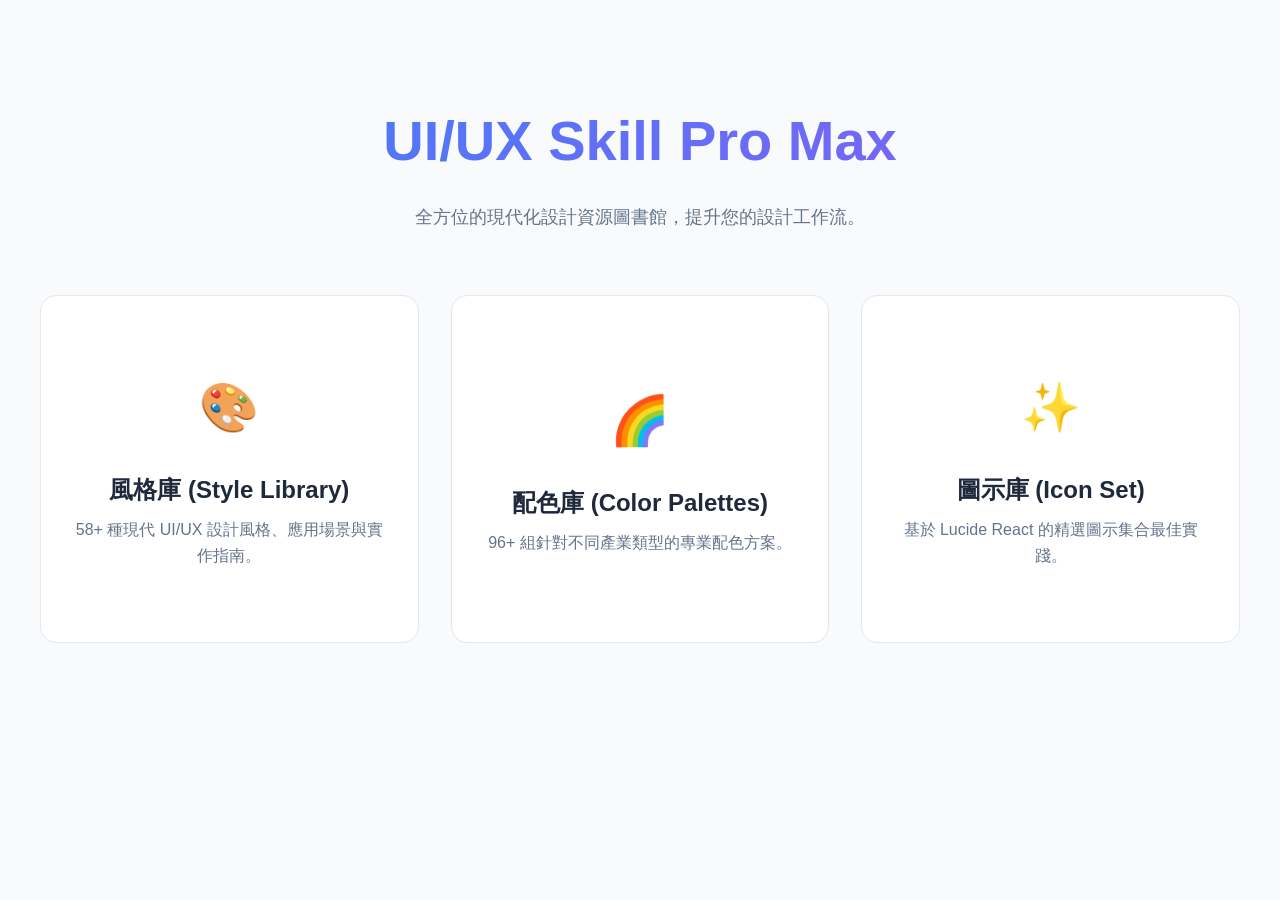
<file: index.html>
<!DOCTYPE html>
<html lang="zh-TW">
<head>
    <meta charset="UTF-8">
    <meta name="viewport" content="width=device-width, initial-scale=1.0">
    <title>UI/UX Skill Pro Max - 設計資源中心</title>
    <link rel="stylesheet" href="css/main.css">
    <style>
        .hero-section {
            text-align: center;
            margin-top: 4rem;
        }
        .hero-title {
            font-size: 3.5rem;
            font-weight: 800;
            background: linear-gradient(135deg, #3b82f6 0%, #8b5cf6 100%);
            -webkit-background-clip: text;
            -webkit-text-fill-color: transparent;
            margin-bottom: 1rem;
        }
    </style>
</head>
<body>
    <div class="hero-section">
        <h1 class="hero-title">UI/UX Skill Pro Max</h1>
        <p class="subtitle">全方位的現代化設計資源圖書館，提升您的設計工作流。</p>
    </div>

    <div class="landing-grid">
        <a href="uiuxpro_styles.html" class="landing-card">
            <div class="landing-icon">🎨</div>
            <div class="landing-title">風格庫 (Style Library)</div>
            <div class="landing-desc">58+ 種現代 UI/UX 設計風格、應用場景與實作指南。</div>
        </a>

        <a href="uiuxpro_colors.html" class="landing-card">
            <div class="landing-icon">🌈</div>
            <div class="landing-title">配色庫 (Color Palettes)</div>
            <div class="landing-desc">96+ 組針對不同產業類型的專業配色方案。</div>
        </a>

        <a href="uiuxpro_icons.html" class="landing-card">
            <div class="landing-icon">✨</div>
            <div class="landing-title">圖示庫 (Icon Set)</div>
            <div class="landing-desc">基於 Lucide React 的精選圖示集合最佳實踐。</div>
        </a>
    </div>
</body>
</html>
</file>
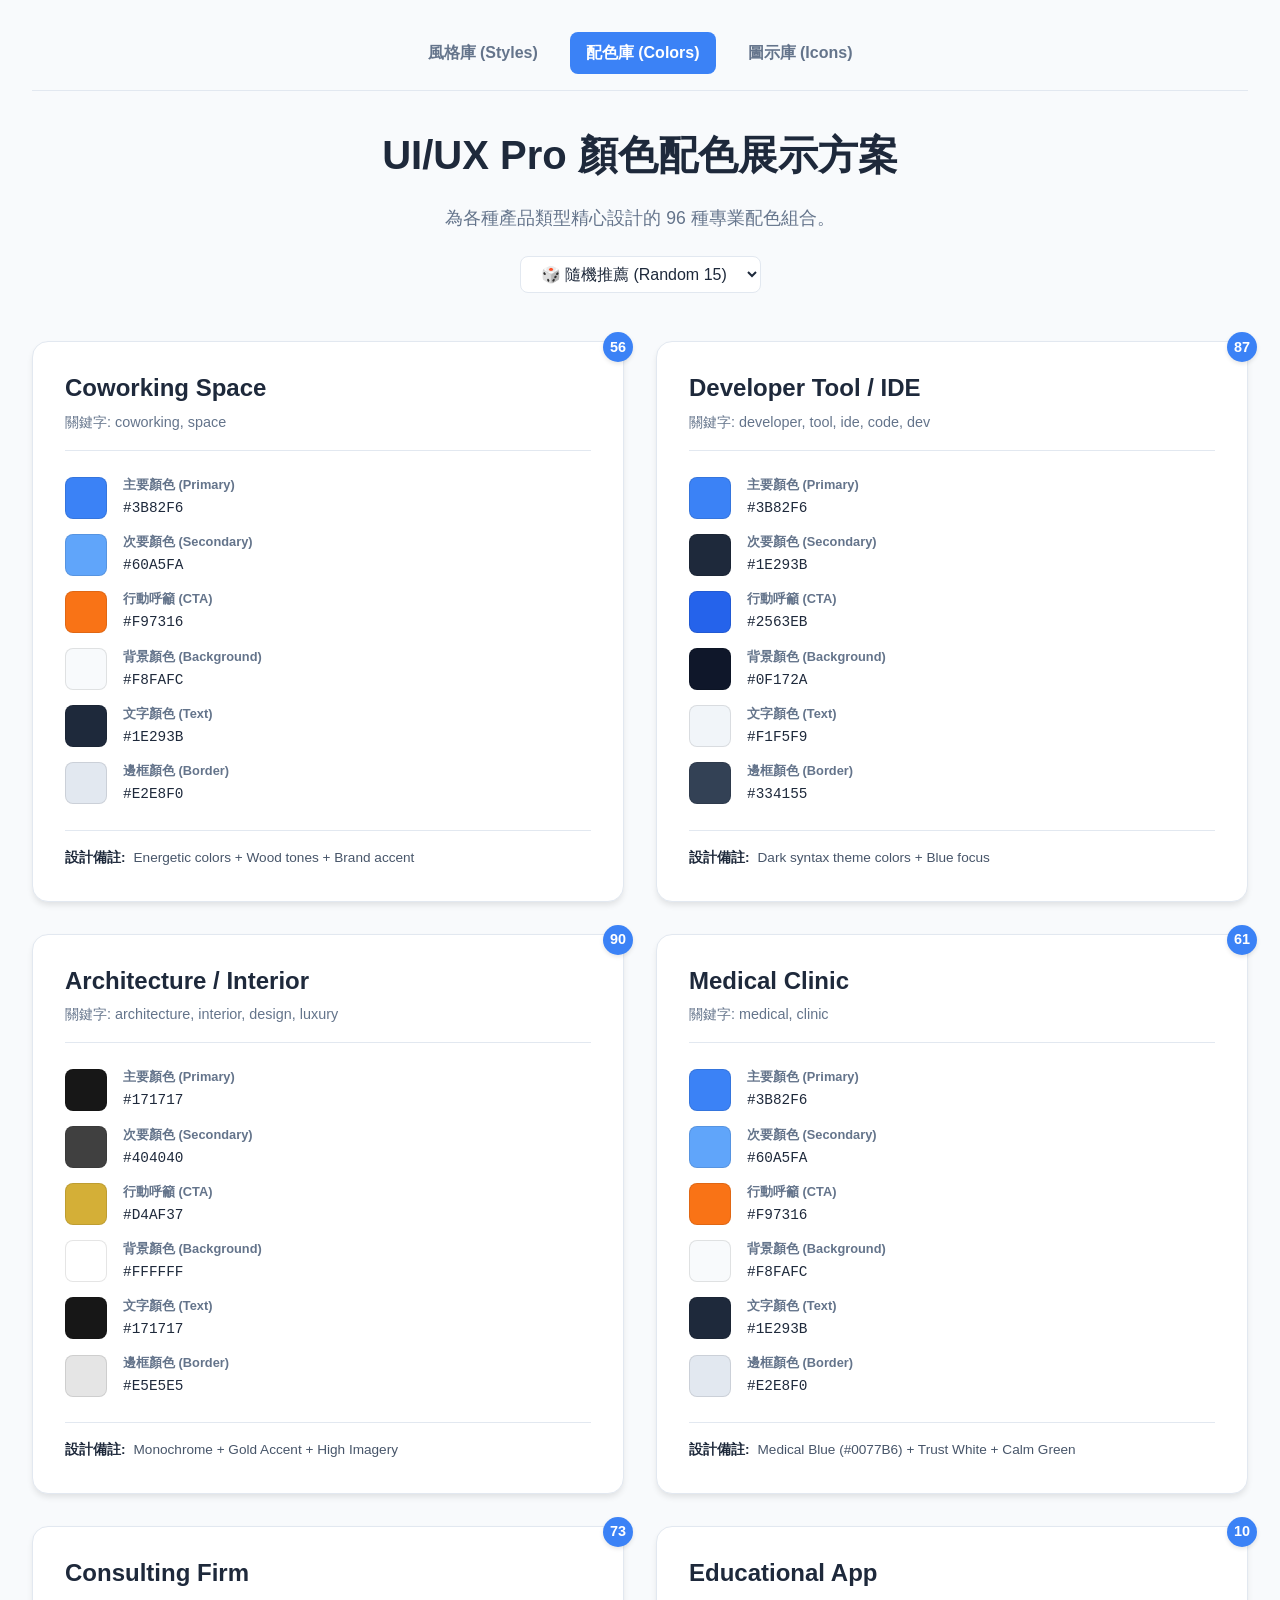
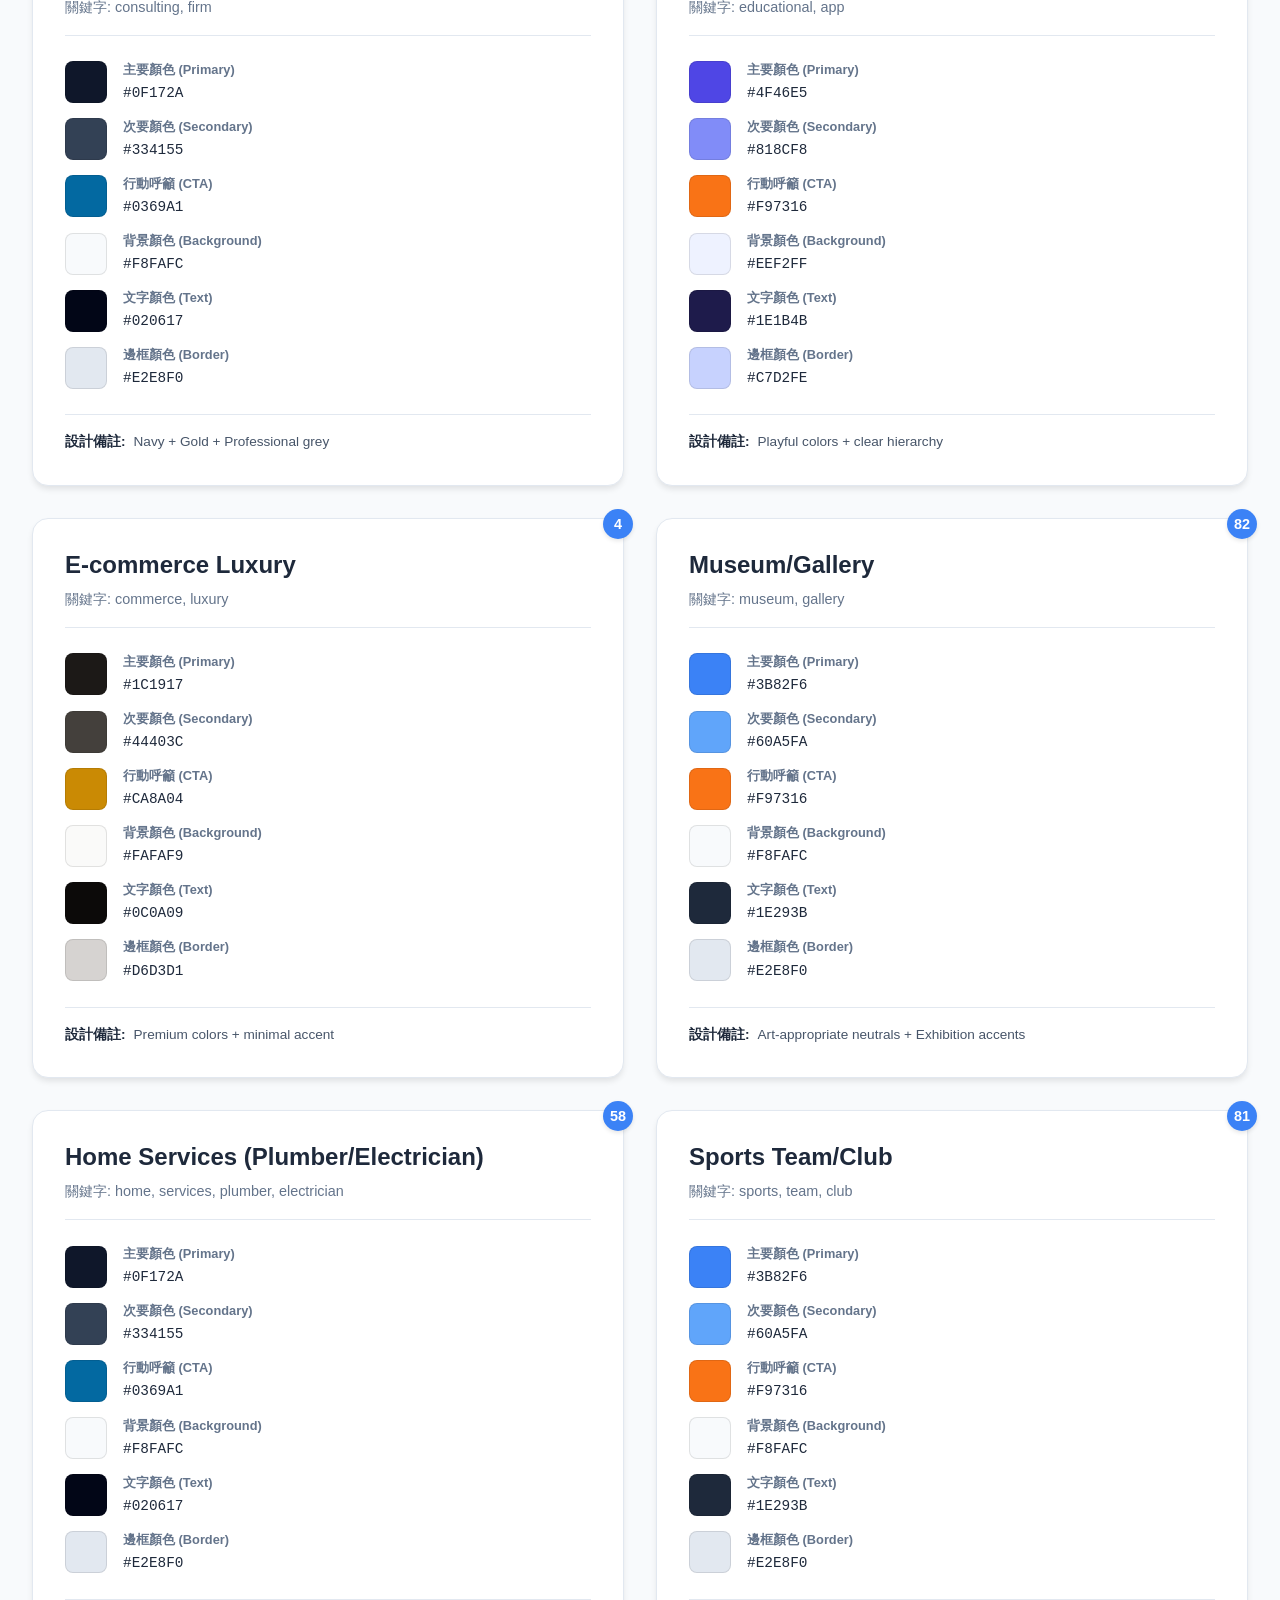
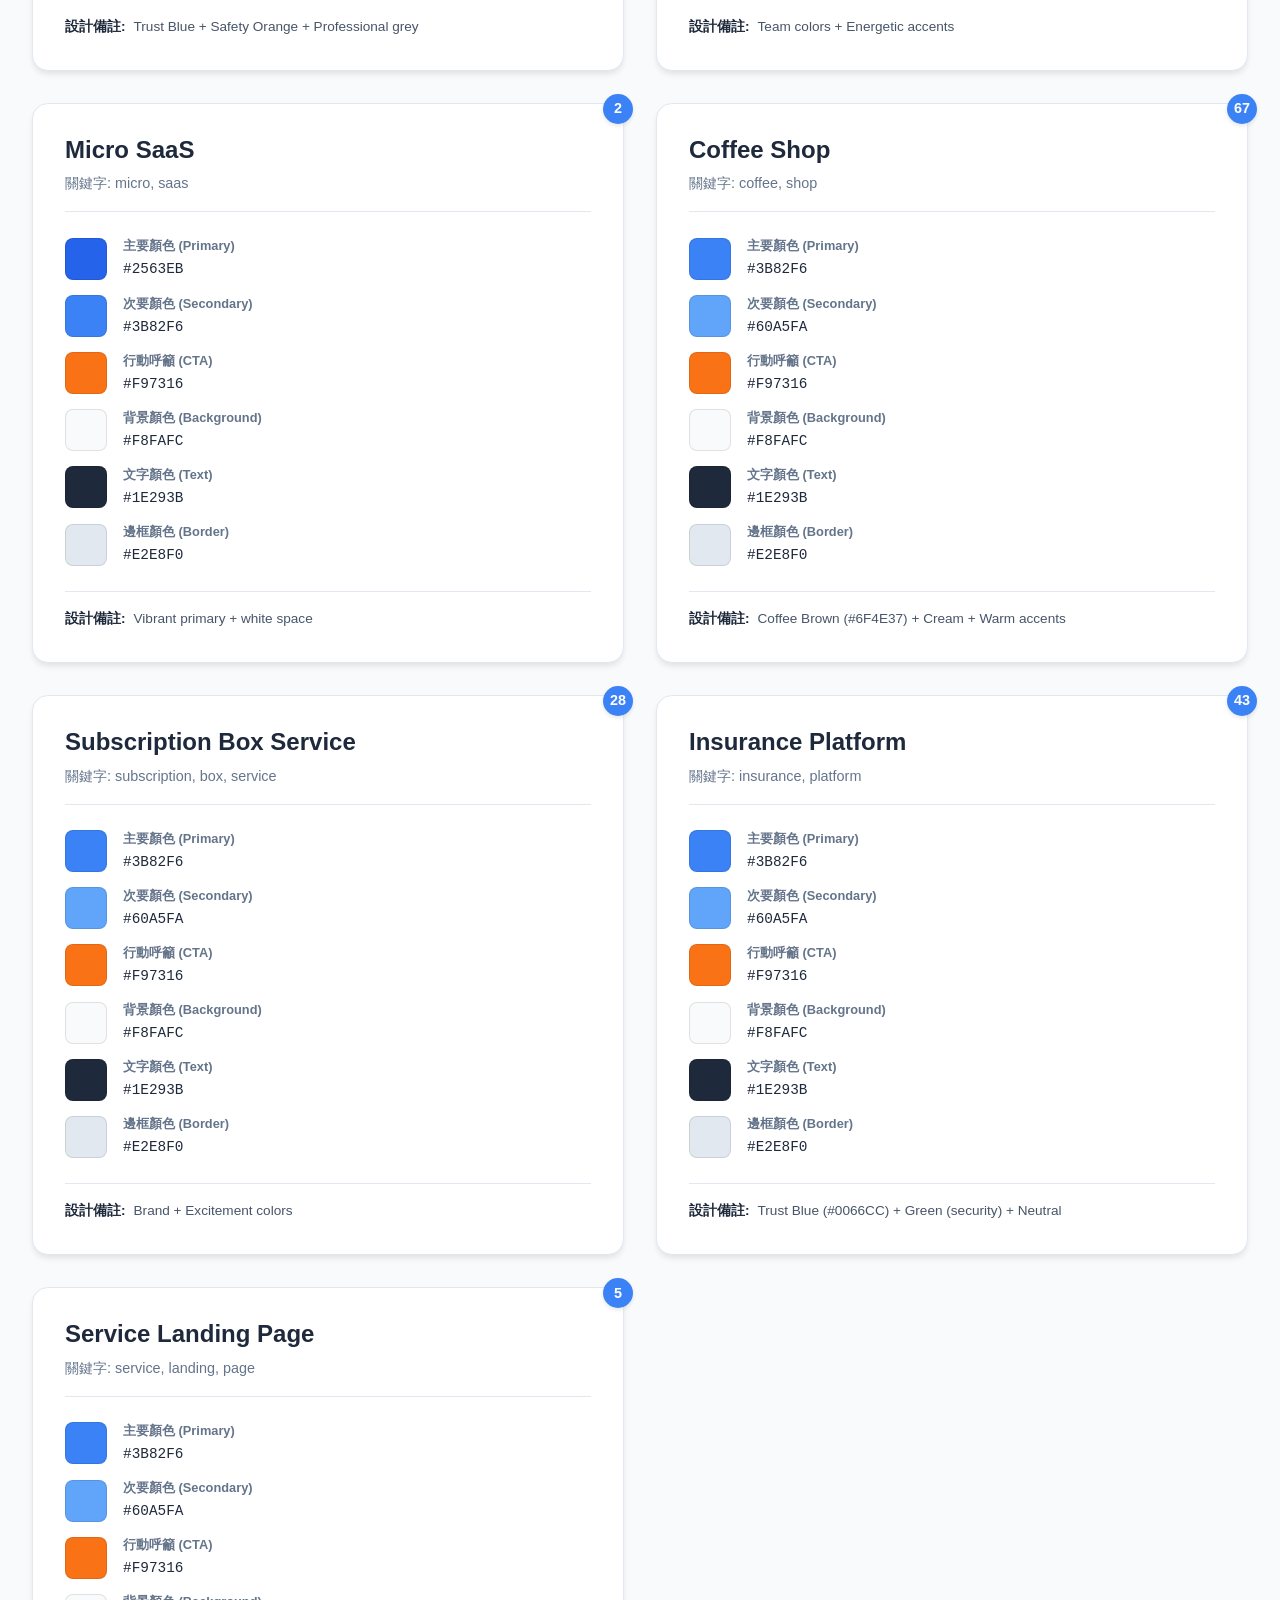
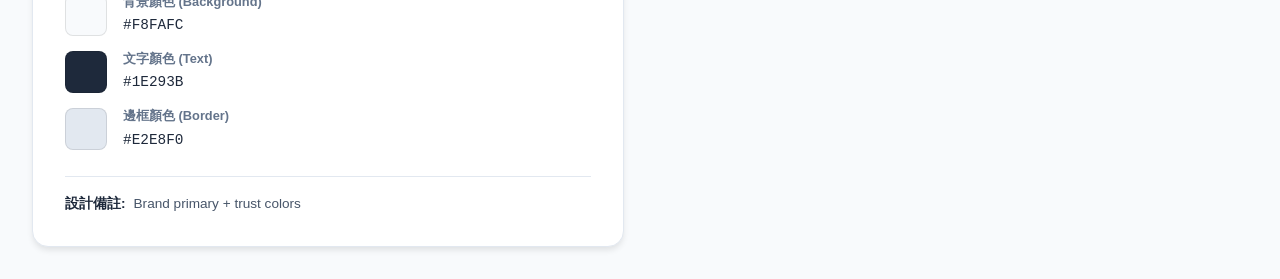
<file: uiuxpro_colors.html>
<!DOCTYPE html>
<html lang="zh-TW">
<head>
    <meta charset="UTF-8">
    <meta name="viewport" content="width=device-width, initial-scale=1.0">
    <title>UI/UX Pro 顏色配色展示</title>
    <link rel="stylesheet" href="css/main.css">
</head>
<body>
    <header>
        <nav class="main-nav">
            <a href="uiuxpro_styles.html" class="nav-link">風格庫 (Styles)</a>
            <a href="uiuxpro_colors.html" class="nav-link active">配色庫 (Colors)</a>
            <a href="uiuxpro_icons.html" class="nav-link">圖示庫 (Icons)</a>
        </nav>
        <h1>UI/UX Pro 顏色配色展示方案</h1>
        <p class="subtitle">為各種產品類型精心設計的 96 種專業配色組合。</p>
    </header>
    
    <div class="grid">
        <!-- Content will be injected by JS -->
    </div>

    <!-- Scripts -->
    <script src="js/colors-data.js"></script>
    <script src="js/colors-app.js"></script>
</body>
</html>
</file>
<file: css/main.css>
:root {
    --bg-color: #f8fafc;
    --text-color: #1e293b;
    --card-bg: #ffffff;
    --border-color: #e2e8f0;
    --primary-color: #3b82f6;
    --tag-bg: #f1f5f9;
    --tag-text: #475569;
}
body {
    font-family: "PingFang TC", "Microsoft JhengHei", -apple-system, BlinkMacSystemFont, "Segoe UI", Roboto, Arial, sans-serif;
    background-color: var(--bg-color);
    color: var(--text-color);
    margin: 0;
    padding: 2rem;
    line-height: 1.6;
}
header {
    text-align: center;
    margin-bottom: 3rem;
}

/* Navigation Styles */
.main-nav {
    display: flex;
    justify-content: center;
    gap: 1rem;
    margin-bottom: 2rem;
    padding-bottom: 1rem;
    border-bottom: 1px solid var(--border-color);
}
.nav-link {
    text-decoration: none;
    color: #64748b;
    font-weight: 600;
    padding: 0.5rem 1rem;
    border-radius: 8px;
    transition: all 0.2s;
}
.nav-link:hover {
    background-color: #e2e8f0;
    color: var(--text-color);
}
.nav-link.active {
    background-color: var(--primary-color);
    color: white;
}

h1 {
    font-size: 2.5rem;
    margin-bottom: 0.5rem;
}
p.subtitle {
    color: #64748b;
    font-size: 1.1rem;
}
.grid {
    display: grid;
    grid-template-columns: repeat(auto-fill, minmax(450px, 1fr));
    gap: 2rem;
    max-width: 1800px;
    margin: 0 auto;
}
.card {
    background: var(--card-bg);
    border: 1px solid var(--border-color);
    border-radius: 16px;
    padding: 2rem;
    box-shadow: 0 4px 6px -1px rgba(0, 0, 0, 0.1);
    transition: transform 0.2s, box-shadow 0.2s;
    display: flex;
    flex-direction: column;
}
.card:hover {
    transform: translateY(-4px);
    box-shadow: 0 12px 20px -3px rgba(0, 0, 0, 0.1);
}
.card-header {
    margin-bottom: 1.5rem;
    border-bottom: 1px solid var(--border-color);
    padding-bottom: 1rem;
}
.style-type {
    display: inline-block;
    font-size: 0.75rem;
    text-transform: uppercase;
    letter-spacing: 0.05em;
    color: var(--primary-color);
    font-weight: 700;
    margin-bottom: 0.5rem;
}
.card-title {
    font-size: 1.5rem;
    font-weight: 700;
    margin: 0;
    color: var(--text-color);
    line-height: 1.2;
}
.card-title .zh-title {
    display: block;
    font-size: 1rem;
    font-weight: 500;
    color: #64748b;
    margin-top: 0.25rem;
}
.keywords {
    margin-top: 0.5rem;
    font-size: 0.9rem;
    color: #64748b;
}
.preview-container {
    margin-bottom: 1.5rem;
    border: 1px solid var(--border-color);
    border-radius: 8px;
    overflow: hidden;
    height: 300px;
    background: #f1f5f9;
}
iframe {
    width: 100%;
    height: 100%;
    border: none;
}
.section-title {
    font-size: 0.85rem;
    font-weight: 700;
    color: #94a3b8;
    text-transform: uppercase;
    margin-top: 1.5rem;
    margin-bottom: 0.5rem;
    letter-spacing: 0.05em;
}
.content-block {
    font-size: 0.95rem;
    color: #334155;
}
.metrics-grid {
    display: grid;
    grid-template-columns: repeat(2, 1fr);
    gap: 1rem;
    margin-top: 1.5rem;
    background: #f8fafc;
    padding: 1rem;
    border-radius: 8px;
}
.metric {
    display: flex;
    flex-direction: column;
}
.metric-label {
    font-size: 0.75rem;
    color: #64748b;
    font-weight: 600;
}
.metric-value {
    font-size: 0.9rem;
    font-weight: 600;
    color: #334155;
}
.usage-section {
    display: grid;
    grid-template-columns: 1fr 1fr;
    gap: 1.5rem;
    margin-top: 1.5rem;
    padding-top: 1.5rem;
    border-top: 1px dashed var(--border-color);
}
.usage-block h4 {
    font-size: 0.9rem;
    margin: 0 0 0.5rem 0;
    display: flex;
    align-items: center;
    gap: 0.5rem;
}
.good-use { color: #16a34a; }
.bad-use { color: #dc2626; }
.usage-text {
    font-size: 0.85rem;
    line-height: 1.4;
    color: #475569;
}
.fullscreen-link {
    display: inline-block;
    margin-top: 0.5rem;
    font-size: 0.85rem;
    color: var(--primary-color);
    text-decoration: none;
    font-weight: 500;
}
.fullscreen-link:hover {
    text-decoration: underline;
}

/* Filter Styles */
.filter-container {
    margin-top: 1.5rem;
    display: flex;
    justify-content: center;
    align-items: center;
    gap: 1rem;
}
.filter-label {
    font-size: 1rem;
    color: #64748b;
    font-weight: 600;
}
.style-filter {
    padding: 0.5rem 1rem;
    font-size: 1rem;
    border: 1px solid var(--border-color);
    border-radius: 8px;
    background-color: var(--card-bg);
    color: var(--text-color);
    cursor: pointer;
    outline: none;
    min-width: 200px;
}
.style-filter:focus {
    border-color: var(--primary-color);
    box-shadow: 0 0 0 2px rgba(59, 130, 246, 0.2);
}

/* Pagination Styles */
.pagination {
    display: flex;
    justify-content: center;
    align-items: center;
    gap: 1rem;
    margin-top: 2rem;
    padding-top: 2rem;
}
.page-btn {
    padding: 0.5rem 1rem;
    border: 1px solid var(--border-color);
    border-radius: 8px;
    background: white;
    cursor: pointer;
    font-size: 0.9rem;
    color: var(--text-color);
}
.page-btn:hover:not(.disabled) {
    border-color: var(--primary-color);
    color: var(--primary-color);
}
.page-btn.disabled {
    opacity: 0.5;
    cursor: not-allowed;
    background: #f1f5f9;
}
.page-info {
    font-size: 0.9rem;
    color: #64748b;
}

/* Color Page Specific Styles */
.colors-container {
    display: flex;
    flex-direction: column;
    gap: 0.75rem;
    flex-grow: 1;
}
.color-row {
    display: flex;
    align-items: center;
    gap: 1rem;
}
.swatch {
    width: 40px;
    height: 40px;
    border-radius: 8px;
    border: 1px solid rgba(0,0,0,0.1);
    flex-shrink: 0;
}
.color-info {
    flex-grow: 1;
    font-family: monospace;
    font-size: 0.9rem;
}
.color-name {
    display: block;
    font-weight: 600;
    font-family: sans-serif;
    font-size: 0.8rem;
    color: #64748b;
    margin-bottom: 0.1rem;
}
.notes {
    margin-top: 1.5rem;
    padding-top: 1rem;
    border-top: 1px solid var(--border-color);
    font-size: 0.85rem;
    color: #475569;
}
.notes-label {
    font-weight: 600;
    color: #1e293b;
    margin-right: 0.5rem;
}
.index-badge {
    position: absolute;
    top: -10px;
    right: -10px;
    background-color: var(--primary-color);
    color: white;
    width: 30px;
    height: 30px;
    border-radius: 50%;
    display: flex;
    align-items: center;
    justify-content: center;
    font-weight: bold;
    font-size: 0.9rem;
    box-shadow: 0 2px 4px rgba(0,0,0,0.1);
}
.card {
    position: relative; /* For index badge positioning */
}

/* Landing Page Styles */
.landing-grid {
    display: grid;
    grid-template-columns: repeat(auto-fit, minmax(300px, 1fr));
    gap: 2rem;
    max-width: 1200px;
    margin: 4rem auto;
}
.landing-card {
    background: white;
    padding: 3rem 2rem;
    border-radius: 16px;
    text-align: center;
    text-decoration: none;
    color: var(--text-color);
    border: 1px solid var(--border-color);
    transition: all 0.3s ease;
    display: flex;
    flex-direction: column;
    align-items: center;
    justify-content: center;
    min-height: 250px;
}
.landing-card:hover {
    transform: translateY(-8px);
    box-shadow: 0 20px 25px -5px rgba(0, 0, 0, 0.1), 0 10px 10px -5px rgba(0, 0, 0, 0.04);
    border-color: var(--primary-color);
}
.landing-icon {
    font-size: 3rem;
    margin-bottom: 1.5rem;
    color: var(--primary-color);
}
.landing-title {
    font-size: 1.5rem;
    font-weight: 700;
    margin-bottom: 0.5rem;
}
.landing-desc {
    color: #64748b;
    font-size: 1rem;
}
</file>
